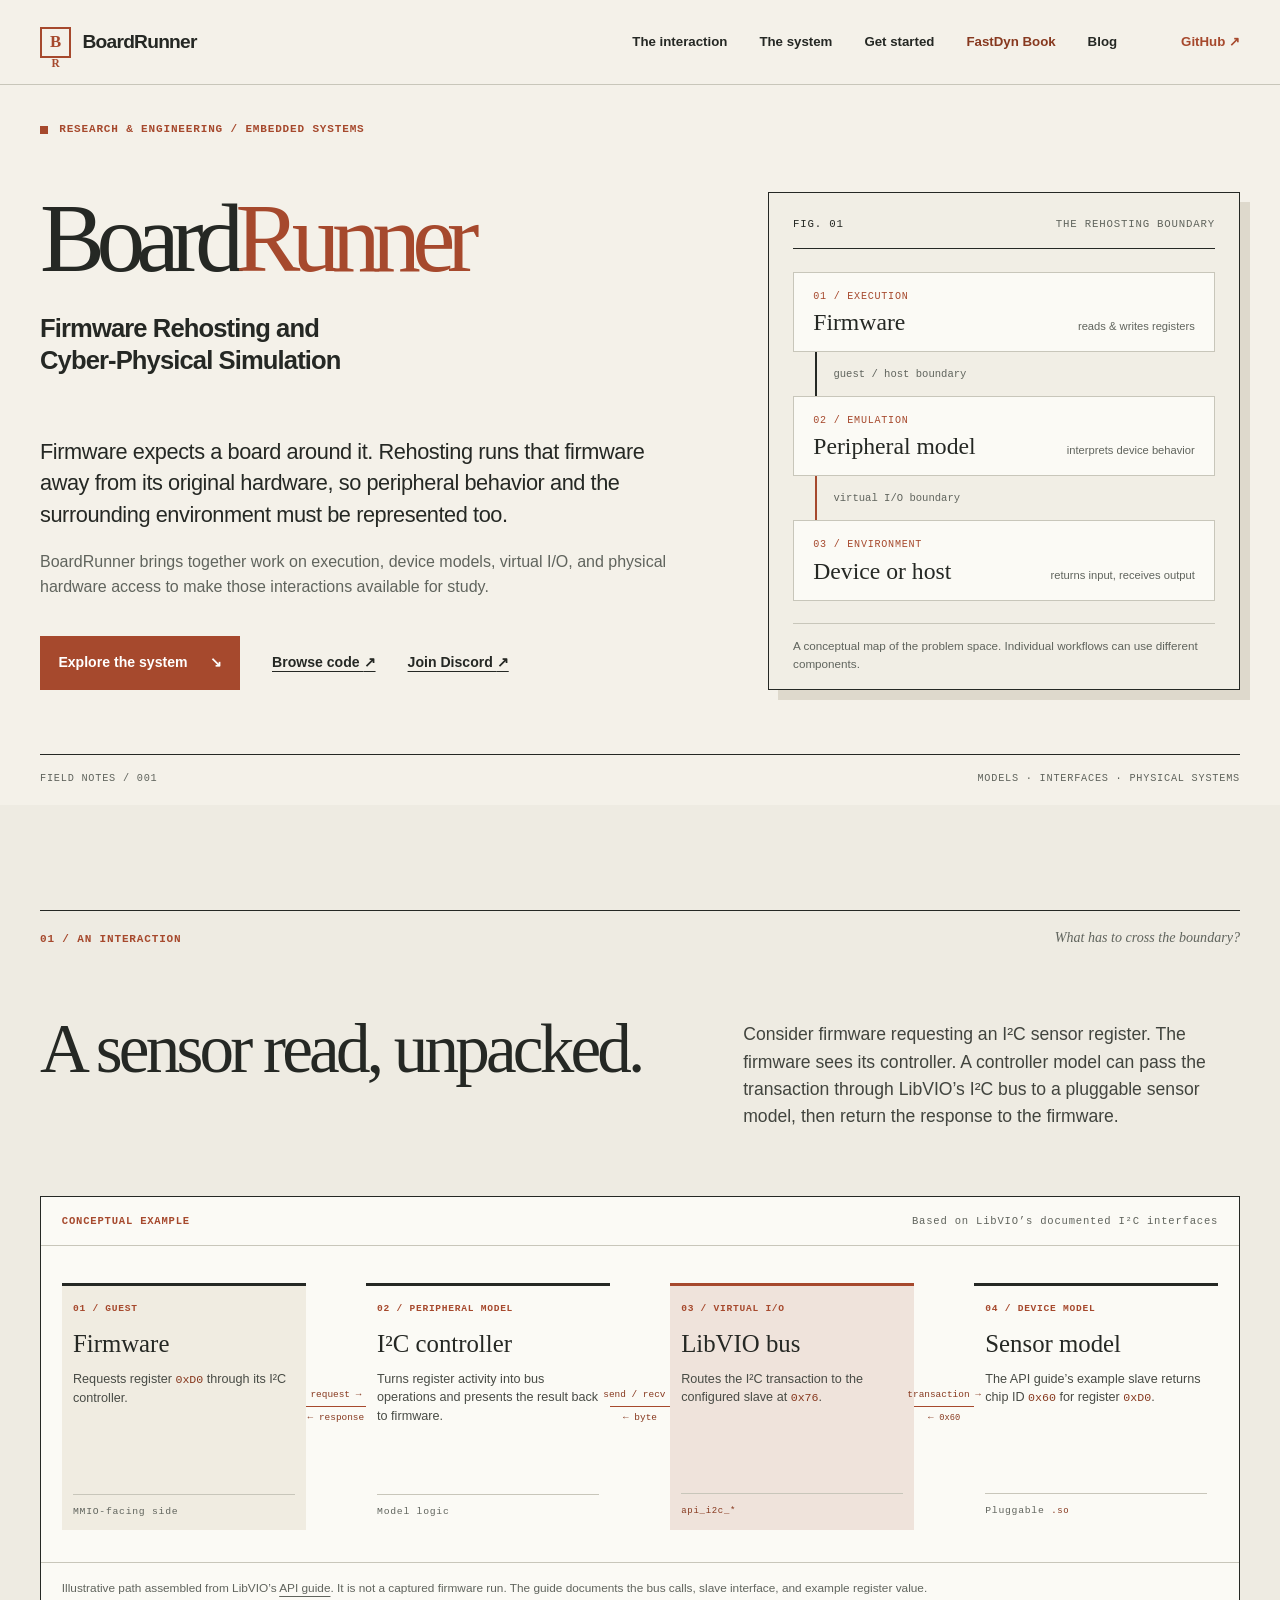
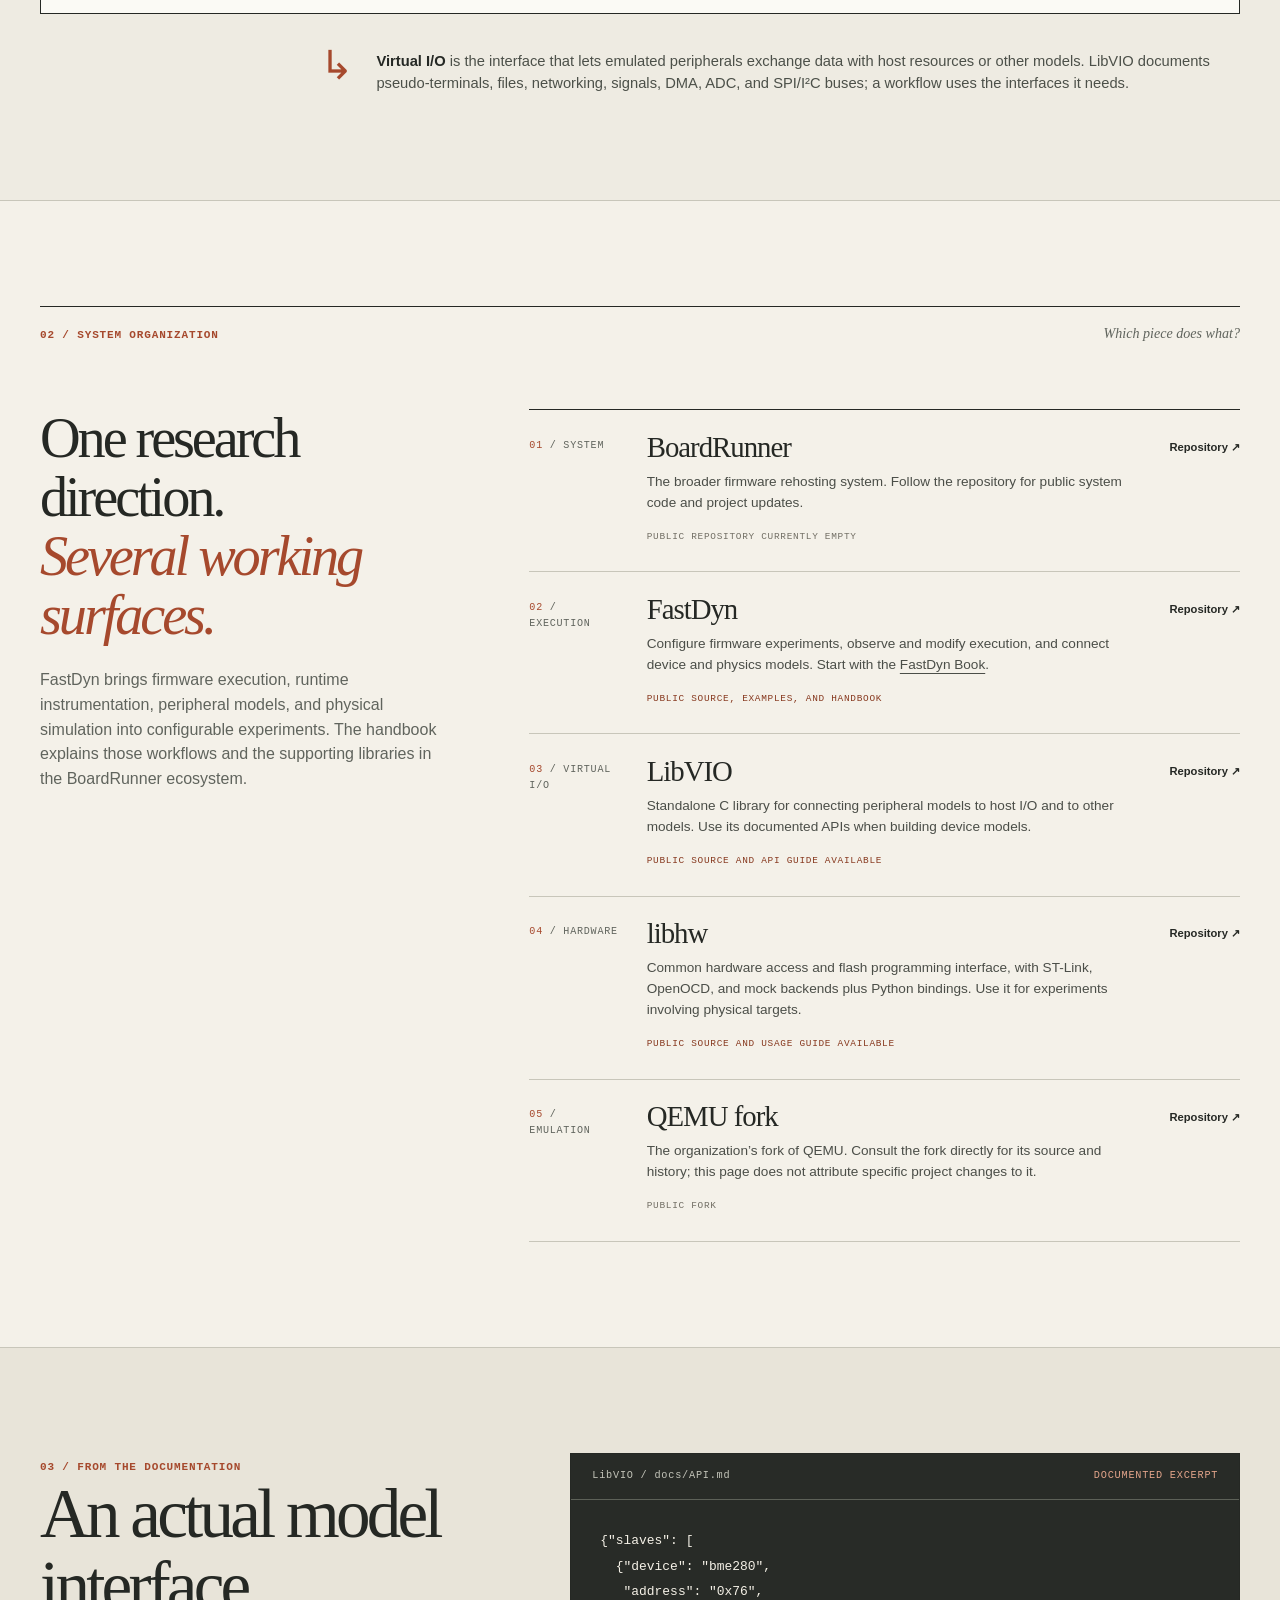
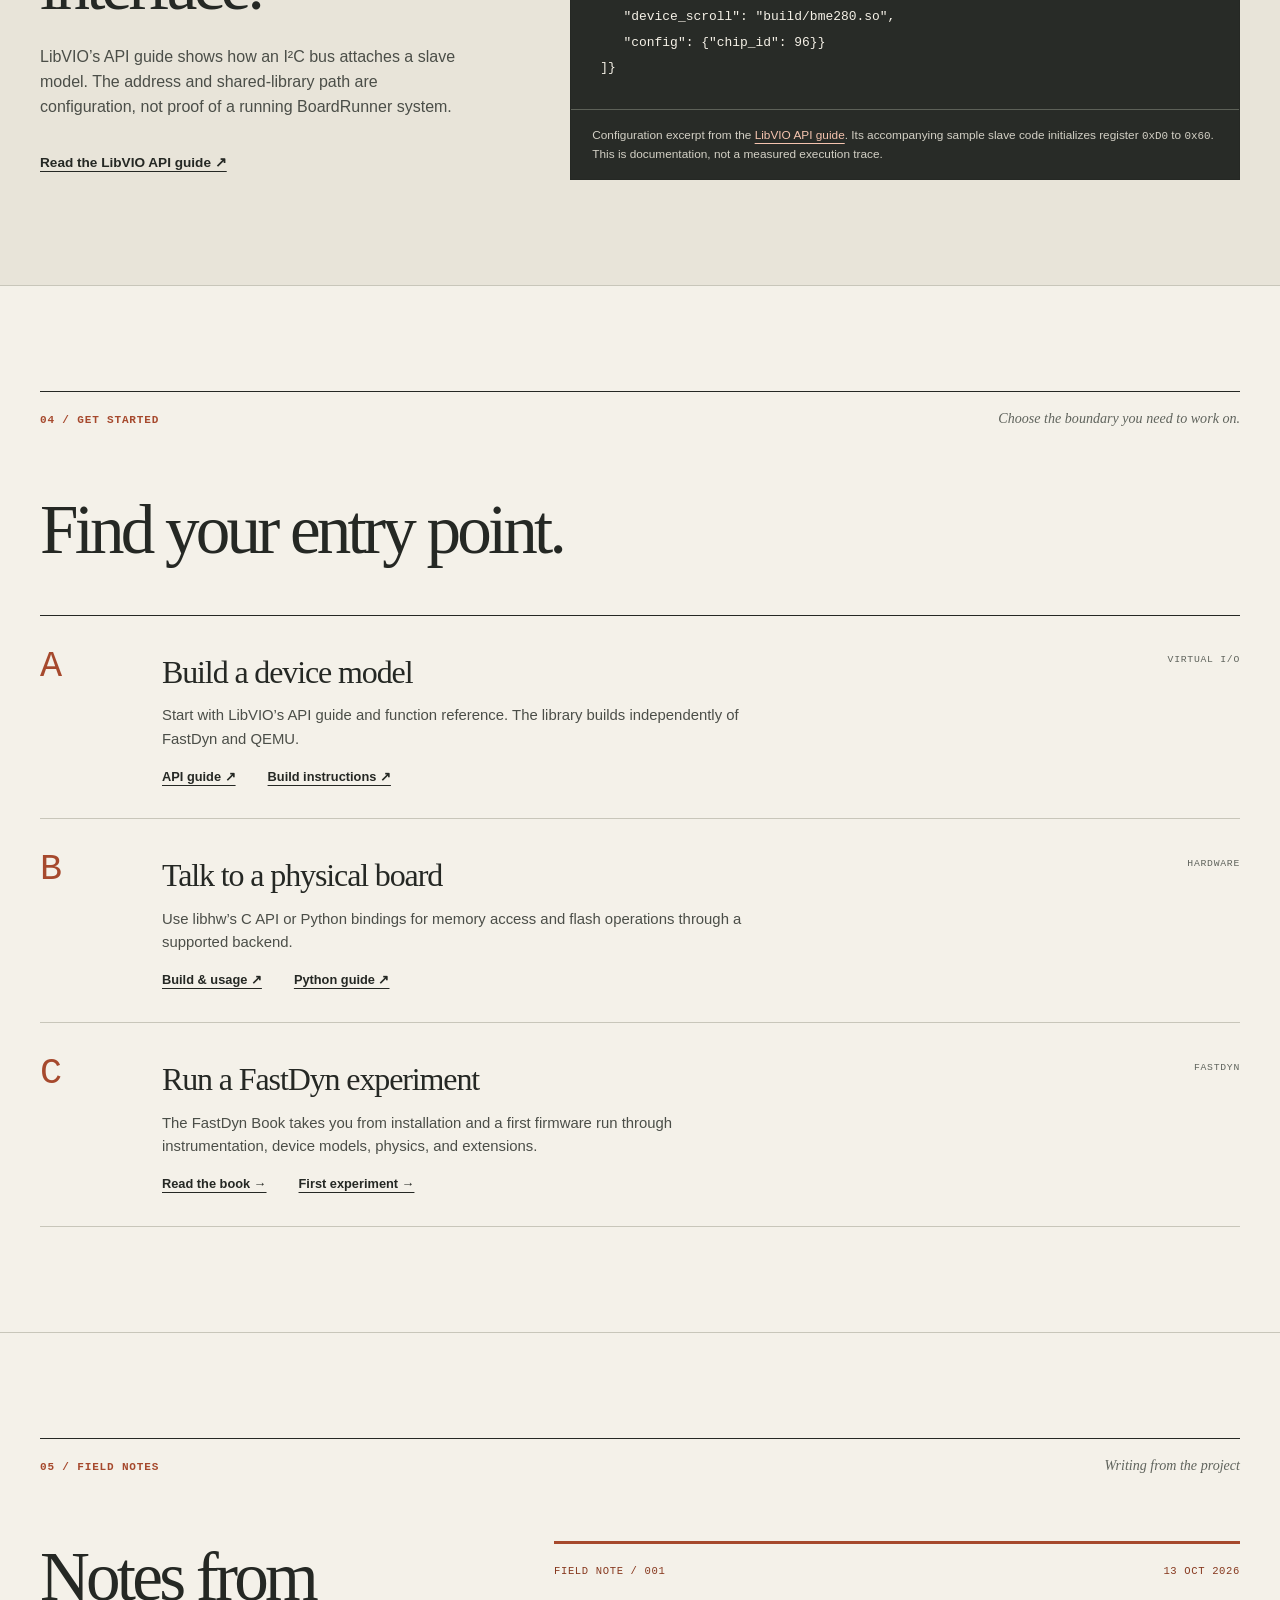
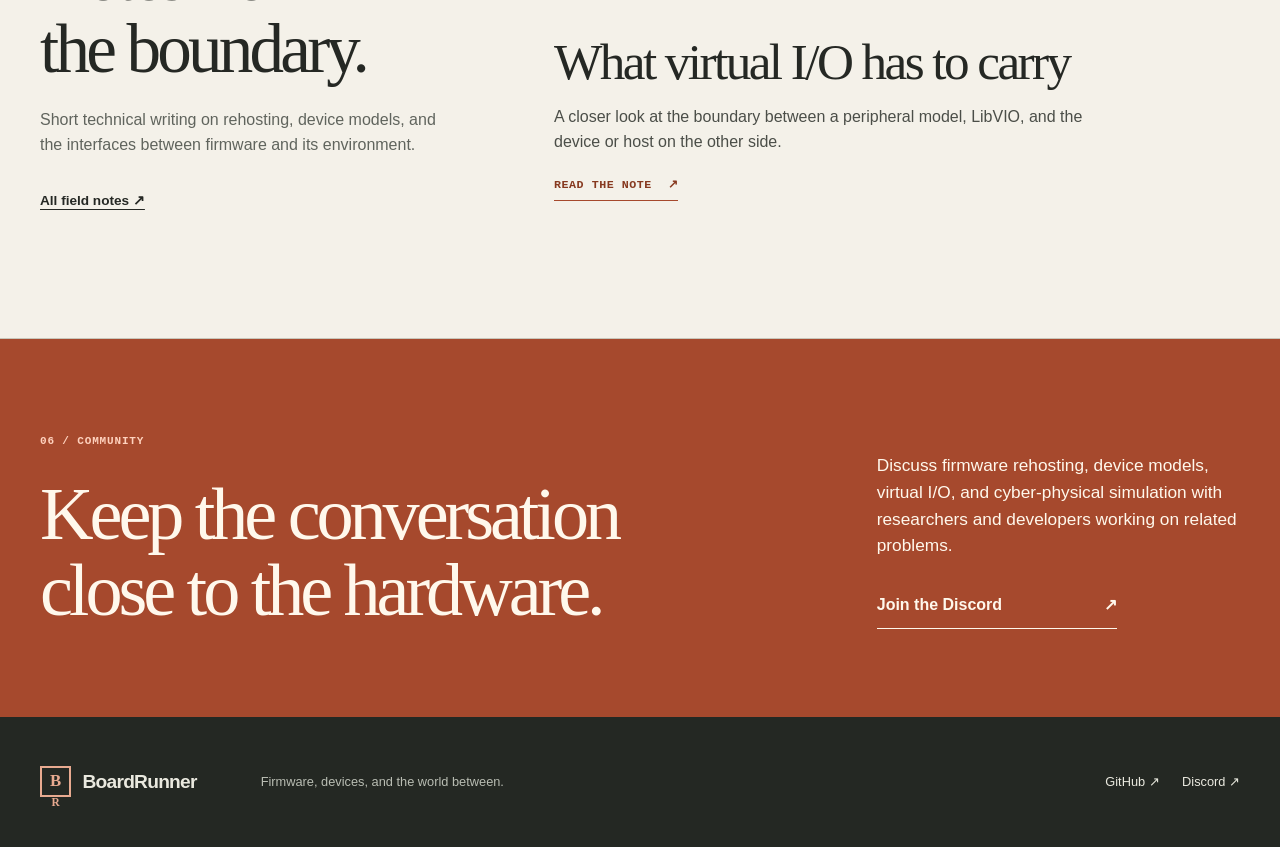
<file: index.html>
<!doctype html>
<html lang="en">
<head>
  <meta charset="utf-8">
  <meta name="viewport" content="width=device-width, initial-scale=1">
  <meta name="color-scheme" content="light">
  <meta name="theme-color" content="#f4f1e9">
  <meta name="description" content="BoardRunner is a research and engineering effort focused on firmware rehosting, virtual I/O, and cyber-physical systems simulation.">
  <title>BoardRunner — Firmware Rehosting and Cyber-Physical Simulation</title>
  <link rel="icon" href="./favicon.svg" type="image/svg+xml">
  <link rel="stylesheet" href="./styles.css">
</head>
<body>
  <a class="skip-link" href="#main">Skip to content</a>
  <header class="site-header">
    <div class="wrap header-inner">
      <a class="wordmark" href="#top" aria-label="BoardRunner, back to top"><span class="wordmark-mark" aria-hidden="true">B<span>R</span></span><span>BoardRunner</span></a>
      <nav aria-label="Main navigation"><a href="#interaction">The interaction</a><a href="#system">The system</a><a href="#start">Get started</a><a class="book-tab" href="./fastdyn/">FastDyn Book</a><a href="./blog/">Blog</a></nav>
      <a class="header-github" href="https://github.com/boardrunner2049">GitHub <span aria-hidden="true">↗</span></a>
    </div>
  </header>
  <main id="main">
    <section class="hero wrap" id="top" aria-labelledby="hero-title">
      <div class="hero-kicker"><span class="line-dot" aria-hidden="true"></span> Research &amp; engineering / embedded systems</div>
      <div class="hero-grid">
        <div class="hero-copy">
          <h1 id="hero-title">Board<span>Runner</span><small>Firmware Rehosting and<br>Cyber-Physical Simulation</small></h1>
          <p class="lead">Firmware expects a board around it. Rehosting runs that firmware away from its original hardware, so peripheral behavior and the surrounding environment must be represented too.</p>
          <p class="hero-secondary">BoardRunner brings together work on execution, device models, virtual I/O, and physical hardware access to make those interactions available for study.</p>
          <div class="hero-actions"><a class="primary-link" href="#interaction">Explore the system <span aria-hidden="true">↘</span></a><a href="https://github.com/boardrunner2049">Browse code <span aria-hidden="true">↗</span></a><a href="https://discord.gg/wYFbUQT5y">Join Discord <span aria-hidden="true">↗</span></a></div>
        </div>
        <div class="hero-figure" role="img" aria-label="Conceptual map: firmware interacts with a peripheral model, which exchanges data with a device or host through virtual I/O.">
          <div class="figure-index">FIG. 01 <span>THE REHOSTING BOUNDARY</span></div>
          <div class="hero-schema">
            <div class="schema-entry"><span class="schema-num">01 / EXECUTION</span><strong>Firmware</strong><span>reads &amp; writes registers</span></div>
            <div class="schema-connector"><span>guest / host boundary</span></div>
            <div class="schema-entry"><span class="schema-num">02 / EMULATION</span><strong>Peripheral model</strong><span>interprets device behavior</span></div>
            <div class="schema-connector accent"><span>virtual I/O boundary</span></div>
            <div class="schema-entry"><span class="schema-num">03 / ENVIRONMENT</span><strong>Device or host</strong><span>returns input, receives output</span></div>
          </div>
          <p class="figure-caption">A conceptual map of the problem space. Individual workflows can use different components.</p>
        </div>
      </div>
      <div class="hero-footer"><span>FIELD NOTES / 001</span><span>MODELS · INTERFACES · PHYSICAL SYSTEMS</span></div>
    </section>
    <section class="section interaction" id="interaction" aria-labelledby="interaction-title">
      <div class="wrap">
        <div class="section-head"><span class="eyebrow">01 / AN INTERACTION</span><p>What has to cross the boundary?</p></div>
        <div class="section-intro"><h2 id="interaction-title">A sensor read, unpacked.</h2><p>Consider firmware requesting an I²C sensor register. The firmware sees its controller. A controller model can pass the transaction through LibVIO’s I²C bus to a pluggable sensor model, then return the response to the firmware.</p></div>
        <figure class="interaction-figure">
          <div class="figure-topline"><span>CONCEPTUAL EXAMPLE</span><span>Based on LibVIO’s documented I²C interfaces</span></div>
          <p class="flow-mobile-key">Request: firmware → controller → LibVIO → sensor<br>Response: sensor → LibVIO → controller → firmware</p>
          <div class="flow" role="img" aria-label="Conceptual I2C read: firmware requests register 0xD0; an I2C controller model passes bus operations through LibVIO to an example sensor model at address 0x76; the example model returns chip ID 0x60; the controller makes the result available to firmware.">
            <div class="flow-node flow-firmware"><span class="node-number">01 / GUEST</span><strong>Firmware</strong><p>Requests register <code>0xD0</code> through its I²C controller.</p><span class="node-foot">MMIO-facing side</span></div>
            <div class="flow-arrow"><span>request →</span><i aria-hidden="true"></i><span>← response</span></div>
            <div class="flow-node"><span class="node-number">02 / PERIPHERAL MODEL</span><strong>I²C controller</strong><p>Turns register activity into bus operations and presents the result back to firmware.</p><span class="node-foot">Model logic</span></div>
            <div class="flow-arrow"><span>send / recv →</span><i aria-hidden="true"></i><span>← byte</span></div>
            <div class="flow-node flow-vio"><span class="node-number">03 / VIRTUAL I/O</span><strong>LibVIO bus</strong><p>Routes the I²C transaction to the configured slave at <code>0x76</code>.</p><span class="node-foot"><code>api_i2c_*</code></span></div>
            <div class="flow-arrow"><span>transaction →</span><i aria-hidden="true"></i><span>← <code>0x60</code></span></div>
            <div class="flow-node"><span class="node-number">04 / DEVICE MODEL</span><strong>Sensor model</strong><p>The API guide’s example slave returns chip ID <code>0x60</code> for register <code>0xD0</code>.</p><span class="node-foot">Pluggable <code>.so</code></span></div>
          </div>
          <figcaption>Illustrative path assembled from LibVIO’s <a href="https://github.com/boardrunner2049/LibVIO/blob/main/docs/API.md">API guide</a>. It is not a captured firmware run. The guide documents the bus calls, slave interface, and example register value.</figcaption>
        </figure>
        <div class="aside-note"><span aria-hidden="true">↳</span><p><strong>Virtual I/O</strong> is the interface that lets emulated peripherals exchange data with host resources or other models. LibVIO documents pseudo-terminals, files, networking, signals, DMA, ADC, and SPI/I²C buses; a workflow uses the interfaces it needs.</p></div>
      </div>
    </section>
    <section class="section system" id="system" aria-labelledby="system-title">
      <div class="wrap">
        <div class="section-head"><span class="eyebrow">02 / SYSTEM ORGANIZATION</span><p>Which piece does what?</p></div>
        <div class="system-layout">
          <div class="system-heading"><h2 id="system-title">One research direction.<br><em>Several working surfaces.</em></h2><p>FastDyn brings firmware execution, runtime instrumentation, peripheral models, and physical simulation into configurable experiments. The handbook explains those workflows and the supporting libraries in the BoardRunner ecosystem.</p></div>
          <div class="component-list">
            <article class="component"><div class="component-id">01 <span>/ SYSTEM</span></div><div><h3>BoardRunner</h3><p>The broader firmware rehosting system. Follow the repository for public system code and project updates.</p><span class="availability">Public repository currently empty</span></div><a href="https://github.com/boardrunner2049/BoardRunner" aria-label="BoardRunner repository">Repository ↗</a></article>
            <article class="component"><div class="component-id">02 <span>/ EXECUTION</span></div><div><h3>FastDyn</h3><p>Configure firmware experiments, observe and modify execution, and connect device and physics models. Start with the <a href="./fastdyn/">FastDyn Book</a>.</p><span class="availability available">Public source, examples, and handbook</span></div><a href="https://github.com/boardrunner2049/FastDyn" aria-label="FastDyn repository">Repository ↗</a></article>
            <article class="component"><div class="component-id">03 <span>/ VIRTUAL I/O</span></div><div><h3>LibVIO</h3><p>Standalone C library for connecting peripheral models to host I/O and to other models. Use its documented APIs when building device models.</p><span class="availability available">Public source and API guide available</span></div><a href="https://github.com/boardrunner2049/LibVIO" aria-label="LibVIO repository">Repository ↗</a></article>
            <article class="component"><div class="component-id">04 <span>/ HARDWARE</span></div><div><h3>libhw</h3><p>Common hardware access and flash programming interface, with ST-Link, OpenOCD, and mock backends plus Python bindings. Use it for experiments involving physical targets.</p><span class="availability available">Public source and usage guide available</span></div><a href="https://github.com/boardrunner2049/libhw" aria-label="libhw repository">Repository ↗</a></article>
            <article class="component"><div class="component-id">05 <span>/ EMULATION</span></div><div><h3>QEMU fork</h3><p>The organization’s fork of QEMU. Consult the fork directly for its source and history; this page does not attribute specific project changes to it.</p><span class="availability">Public fork</span></div><a href="https://github.com/boardrunner2049/qemu" aria-label="QEMU fork repository">Repository ↗</a></article>
          </div>
        </div>
      </div>
    </section>
    <section class="section evidence" aria-labelledby="evidence-title">
      <div class="wrap evidence-grid">
        <div><span class="eyebrow">03 / FROM THE DOCUMENTATION</span><h2 id="evidence-title">An actual model interface.</h2><p>LibVIO’s API guide shows how an I²C bus attaches a slave model. The address and shared-library path are configuration, not proof of a running BoardRunner system.</p><a class="text-link" href="https://github.com/boardrunner2049/LibVIO/blob/main/docs/API.md">Read the LibVIO API guide ↗</a></div>
        <figure class="code-figure"><div class="code-header"><span>LibVIO / docs/API.md</span><span>DOCUMENTED EXCERPT</span></div><pre><code>{"slaves": [
  {"device": "bme280",
   "address": "0x76",
   "device_scroll": "build/bme280.so",
   "config": {"chip_id": 96}}
]}</code></pre><figcaption>Configuration excerpt from the <a href="https://github.com/boardrunner2049/LibVIO/blob/main/docs/API.md">LibVIO API guide</a>. Its accompanying sample slave code initializes register <code>0xD0</code> to <code>0x60</code>. This is documentation, not a measured execution trace.</figcaption></figure>
      </div>
    </section>
    <section class="section start" id="start" aria-labelledby="start-title">
      <div class="wrap">
        <div class="section-head"><span class="eyebrow">04 / GET STARTED</span><p>Choose the boundary you need to work on.</p></div>
        <h2 id="start-title">Find your entry point.</h2>
        <div class="start-list">
          <article><span class="start-num">A</span><div><h3>Build a device model</h3><p>Start with LibVIO’s API guide and function reference. The library builds independently of FastDyn and QEMU.</p><div class="start-links"><a href="https://github.com/boardrunner2049/LibVIO/blob/main/docs/API.md">API guide ↗</a><a href="https://github.com/boardrunner2049/LibVIO/blob/main/README.md#build">Build instructions ↗</a></div></div><span class="start-tag">VIRTUAL I/O</span></article>
          <article><span class="start-num">B</span><div><h3>Talk to a physical board</h3><p>Use libhw’s C API or Python bindings for memory access and flash operations through a supported backend.</p><div class="start-links"><a href="https://github.com/boardrunner2049/libhw/blob/main/README.md#building-the-project">Build &amp; usage ↗</a><a href="https://github.com/boardrunner2049/libhw/blob/main/utils/python/README.md">Python guide ↗</a></div></div><span class="start-tag">HARDWARE</span></article>
          <article><span class="start-num">C</span><div><h3>Run a FastDyn experiment</h3><p>The FastDyn Book takes you from installation and a first firmware run through instrumentation, device models, physics, and extensions.</p><div class="start-links"><a href="./fastdyn/">Read the book →</a><a href="./fastdyn/getting-started/first-run.html">First experiment →</a></div></div><span class="start-tag">FASTDYN</span></article>
        </div>
      </div>
    </section>
    <section class="section home-blog" aria-labelledby="home-blog-title"><div class="wrap">
      <div class="section-head"><span class="eyebrow">05 / FIELD NOTES</span><p>Writing from the project</p></div>
      <div class="home-blog-layout"><div><h2 id="home-blog-title">Notes from<br>the boundary.</h2><p>Short technical writing on rehosting, device models, and the interfaces between firmware and its environment.</p><a class="text-link" href="./blog/">All field notes ↗</a></div>
        <article class="home-blog-post"><div class="post-meta"><span>FIELD NOTE / 001</span><time datetime="2026-10-13">13 OCT 2026</time></div><h3><a href="./blog/virtual-io-at-the-boundary/">What virtual I/O has to carry</a></h3><p>A closer look at the boundary between a peripheral model, LibVIO, and the device or host on the other side.</p><a class="read-link" href="./blog/virtual-io-at-the-boundary/">Read the note <span aria-hidden="true">↗</span></a></article>
      </div>
    </div></section>
    <section class="community" aria-labelledby="community-title"><div class="wrap community-layout"><div><span class="eyebrow">06 / COMMUNITY</span><h2 id="community-title">Keep the conversation<br>close to the hardware.</h2></div><div><p>Discuss firmware rehosting, device models, virtual I/O, and cyber-physical simulation with researchers and developers working on related problems.</p><a class="community-link" href="https://discord.gg/wYFbUQT5y">Join the Discord <span aria-hidden="true">↗</span></a></div></div></section>
  </main>
  <footer class="site-footer"><div class="wrap footer-inner"><a class="wordmark footer-mark" href="#top"><span class="wordmark-mark" aria-hidden="true">B<span>R</span></span><span>BoardRunner</span></a><p>Firmware, devices, and the world between.</p><div><a href="https://github.com/boardrunner2049">GitHub ↗</a><a href="https://discord.gg/wYFbUQT5y">Discord ↗</a></div></div></footer>
</body>
</html>
</file>
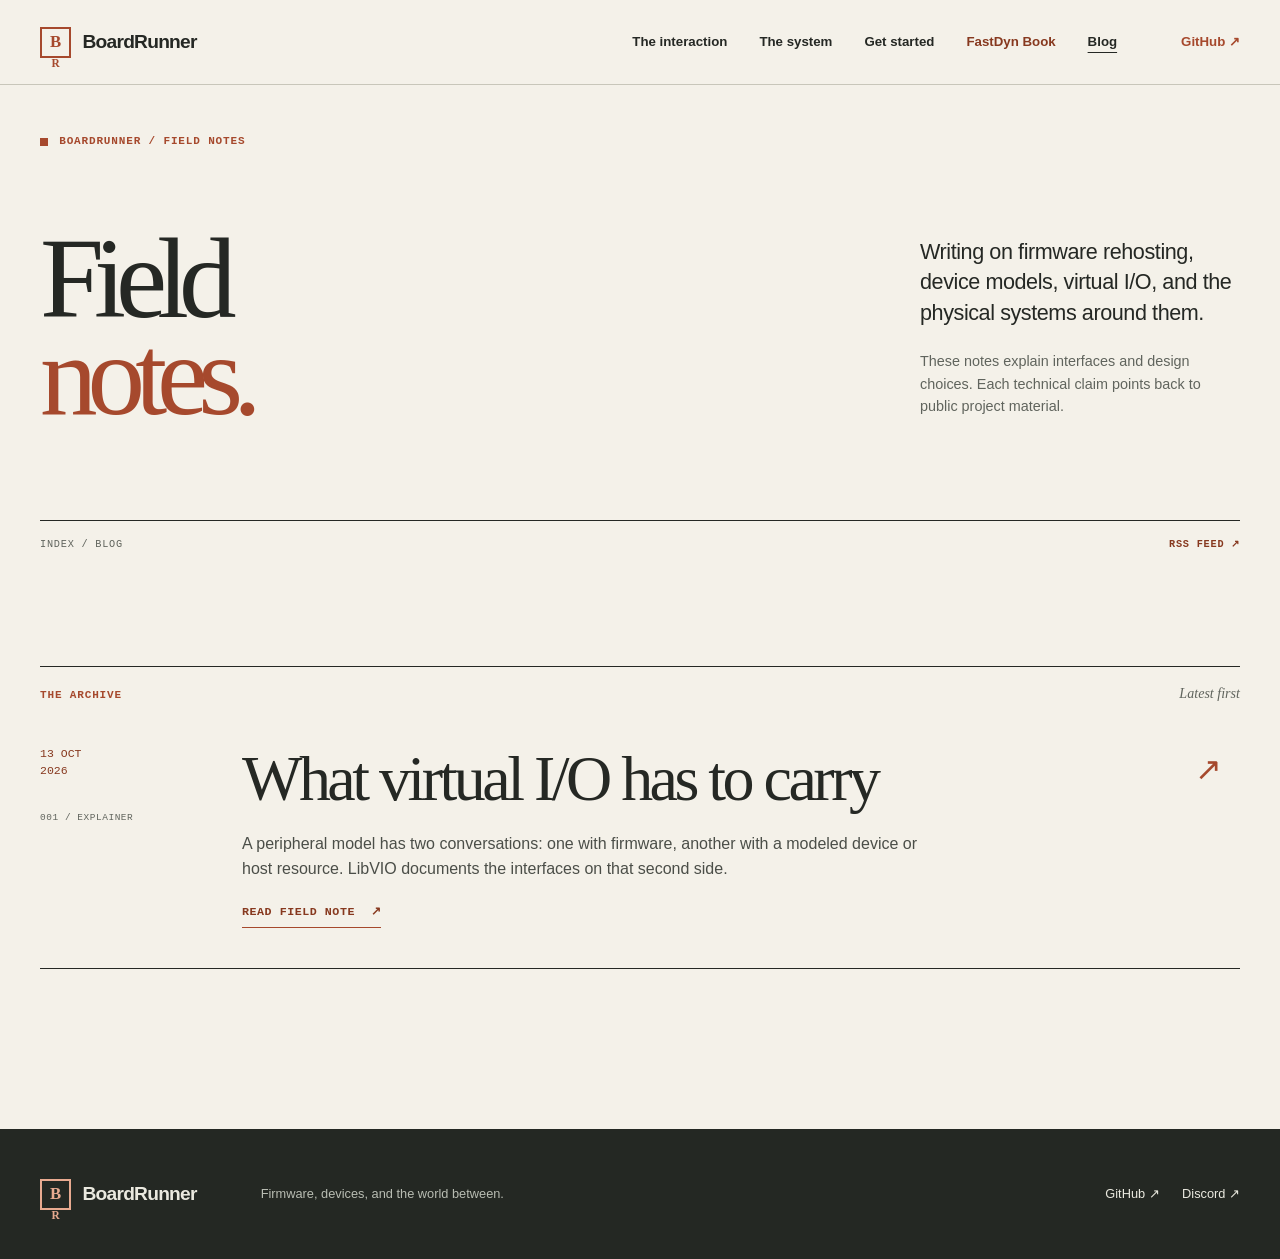
<file: blog/index.html>
<!doctype html>
<html lang="en">
<head>
  <meta charset="utf-8">
  <meta name="viewport" content="width=device-width, initial-scale=1">
  <meta name="color-scheme" content="light">
  <meta name="theme-color" content="#f4f1e9">
  <meta name="description" content="BoardRunner field notes on firmware rehosting, peripheral models, virtual I/O, and cyber-physical systems simulation.">
  <title>Field Notes — BoardRunner Blog</title>
  <link rel="icon" href="../favicon.svg" type="image/svg+xml">
  <link rel="stylesheet" href="../styles.css">
  <link rel="alternate" type="application/rss+xml" title="BoardRunner Field Notes" href="./feed.xml">
</head>
<body>
  <a class="skip-link" href="#main">Skip to content</a>
  <header class="site-header"><div class="wrap header-inner">
    <a class="wordmark" href="../" aria-label="BoardRunner home"><span class="wordmark-mark" aria-hidden="true">B<span>R</span></span><span>BoardRunner</span></a>
    <nav aria-label="Main navigation"><a href="../#interaction">The interaction</a><a href="../#system">The system</a><a href="../#start">Get started</a><a class="book-tab" href="../fastdyn/">FastDyn Book</a><a href="./" aria-current="page">Blog</a></nav>
    <a class="header-github" href="https://github.com/boardrunner2049">GitHub <span aria-hidden="true">↗</span></a>
  </div></header>
  <main id="main" class="blog-main">
    <div class="wrap">
      <div class="blog-masthead">
        <div class="hero-kicker"><span class="line-dot" aria-hidden="true"></span> BoardRunner / field notes</div>
        <div class="blog-masthead-grid"><h1>Field<br><span>notes.</span></h1><div><p>Writing on firmware rehosting, device models, virtual I/O, and the physical systems around them.</p><p>These notes explain interfaces and design choices. Each technical claim points back to public project material.</p></div></div>
        <div class="hero-footer"><span>INDEX / BLOG</span><span><a href="./feed.xml">RSS FEED ↗</a></span></div>
      </div>
      <section class="blog-archive" aria-labelledby="archive-title">
        <div class="section-head"><span class="eyebrow">THE ARCHIVE</span><p id="archive-title">Latest first</p></div>
        <article class="archive-entry">
          <div class="archive-date"><time datetime="2026-10-13">13 OCT<br>2026</time><span>001 / EXPLAINER</span></div>
          <div><h2><a href="./virtual-io-at-the-boundary/">What virtual I/O has to carry</a></h2><p>A peripheral model has two conversations: one with firmware, another with a modeled device or host resource. LibVIO documents the interfaces on that second side.</p><a class="read-link" href="./virtual-io-at-the-boundary/">Read field note <span aria-hidden="true">↗</span></a></div>
          <span class="archive-mark" aria-hidden="true">↗</span>
        </article>
      </section>
    </div>
  </main>
  <footer class="site-footer"><div class="wrap footer-inner"><a class="wordmark footer-mark" href="../"><span class="wordmark-mark" aria-hidden="true">B<span>R</span></span><span>BoardRunner</span></a><p>Firmware, devices, and the world between.</p><div><a href="https://github.com/boardrunner2049">GitHub ↗</a><a href="https://discord.gg/wYFbUQT5y">Discord ↗</a></div></div></footer>
</body>
</html>
</file>
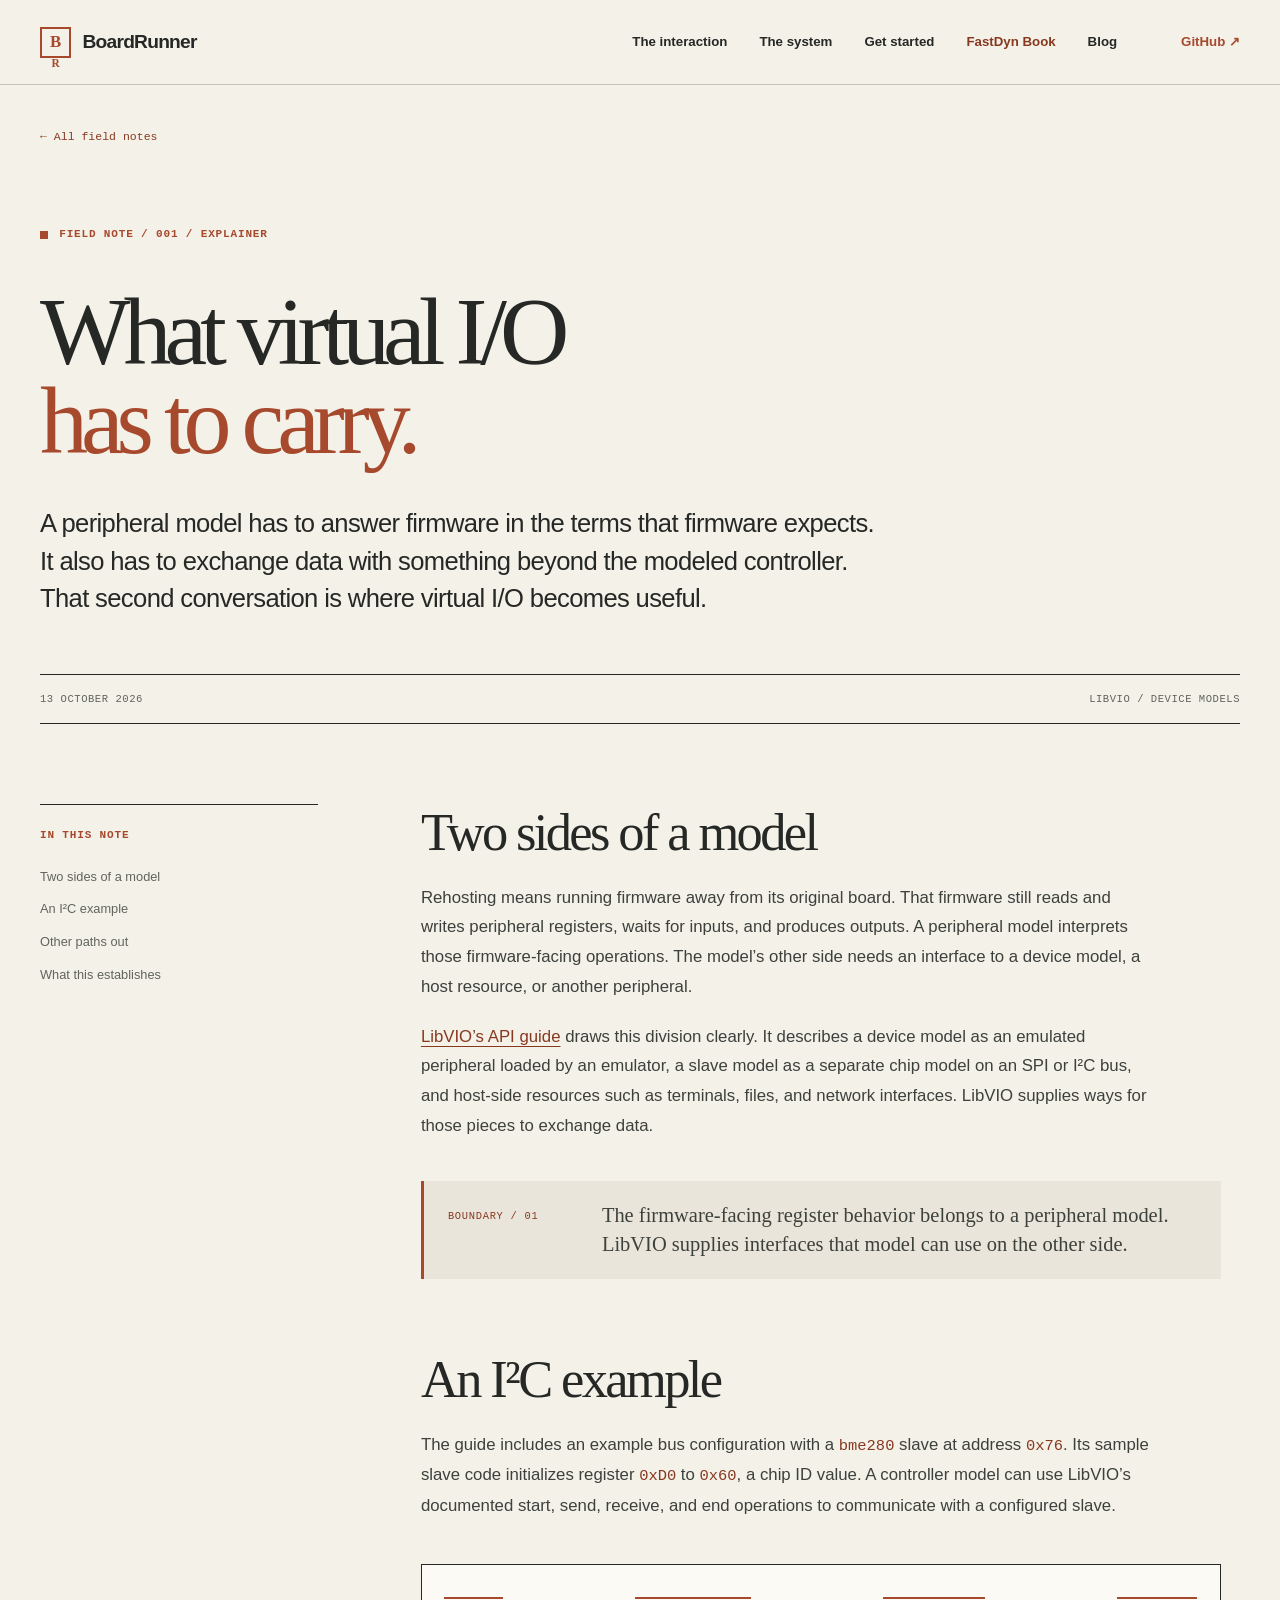
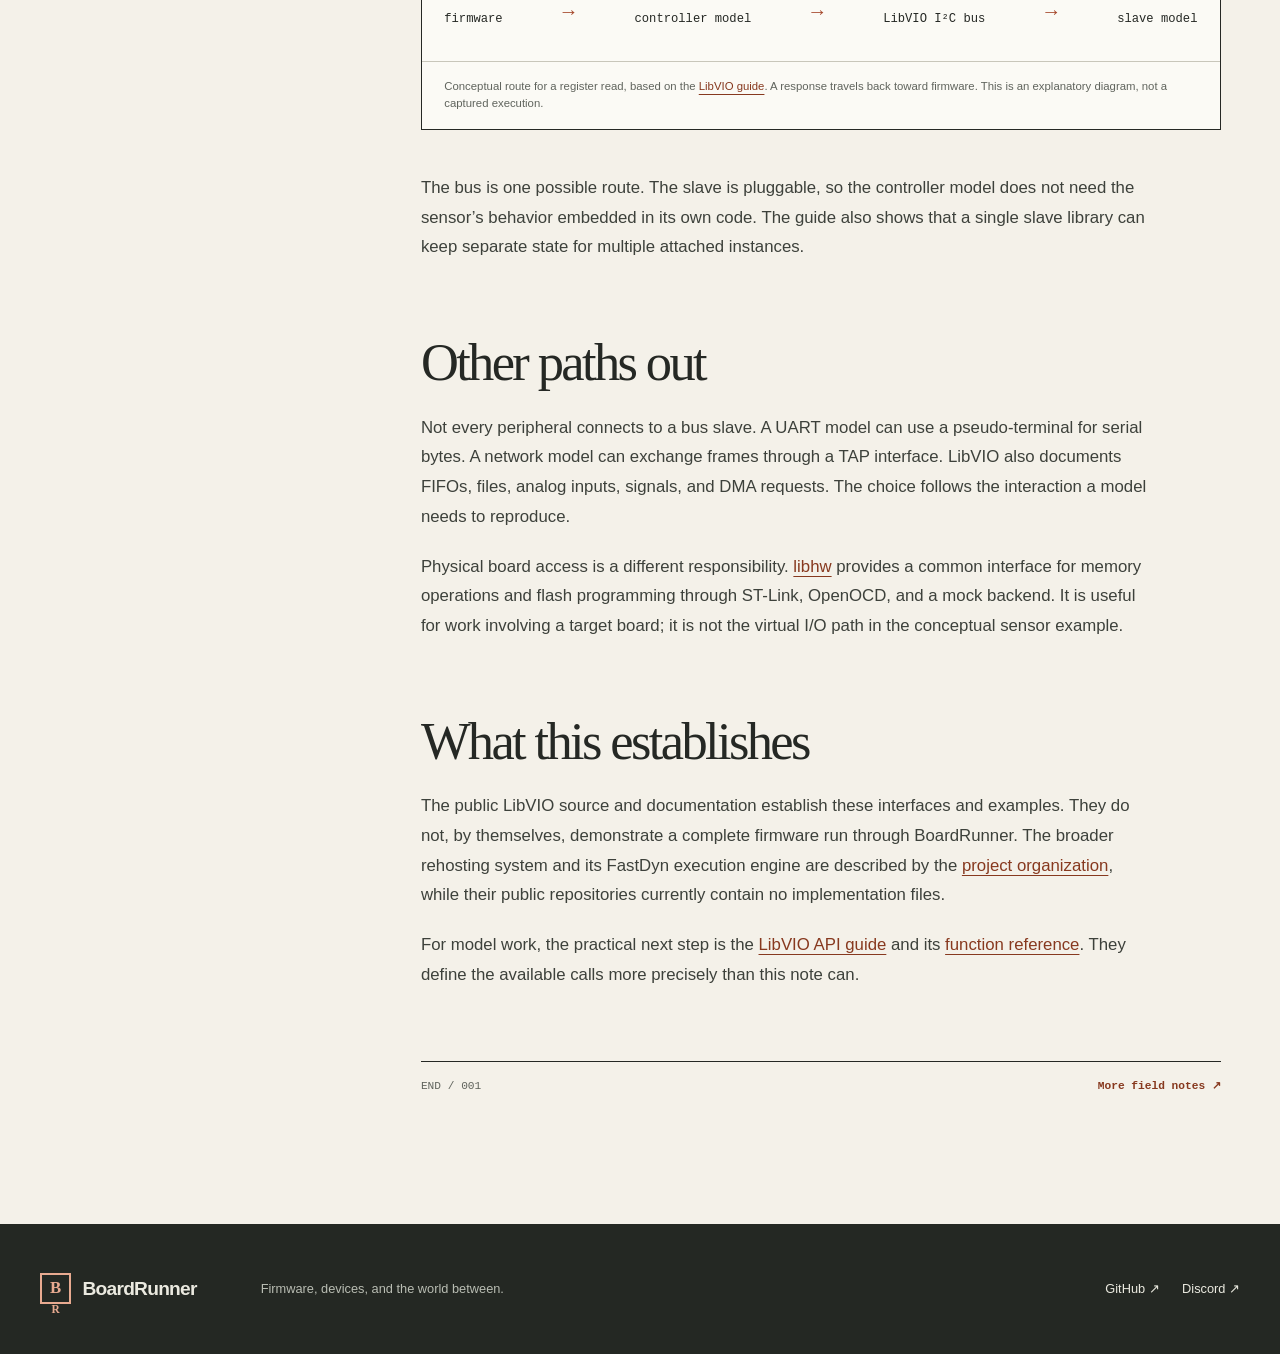
<file: blog/virtual-io-at-the-boundary/index.html>
<!doctype html>
<html lang="en">
<head>
  <meta charset="utf-8">
  <meta name="viewport" content="width=device-width, initial-scale=1">
  <meta name="color-scheme" content="light">
  <meta name="theme-color" content="#f4f1e9">
  <meta name="description" content="A BoardRunner field note on the boundary between firmware, peripheral models, LibVIO, and the world beyond an emulated board.">
  <title>What virtual I/O has to carry — BoardRunner Field Notes</title>
  <link rel="icon" href="../../favicon.svg" type="image/svg+xml">
  <link rel="stylesheet" href="../../styles.css">
  <link rel="alternate" type="application/rss+xml" title="BoardRunner Field Notes" href="../feed.xml">
</head>
<body>
  <a class="skip-link" href="#main">Skip to content</a>
  <header class="site-header"><div class="wrap header-inner">
    <a class="wordmark" href="../../" aria-label="BoardRunner home"><span class="wordmark-mark" aria-hidden="true">B<span>R</span></span><span>BoardRunner</span></a>
    <nav aria-label="Main navigation"><a href="../../#interaction">The interaction</a><a href="../../#system">The system</a><a href="../../#start">Get started</a><a class="book-tab" href="../../fastdyn/">FastDyn Book</a><a href="../">Blog</a></nav>
    <a class="header-github" href="https://github.com/boardrunner2049">GitHub <span aria-hidden="true">↗</span></a>
  </div></header>
  <main id="main">
    <article class="blog-article">
      <header class="article-header wrap">
        <a class="back-link" href="../">← All field notes</a>
        <div class="hero-kicker"><span class="line-dot" aria-hidden="true"></span> Field note / 001 / explainer</div>
        <h1>What virtual I/O<br><span>has to carry.</span></h1>
        <p class="article-deck">A peripheral model has to answer firmware in the terms that firmware expects. It also has to exchange data with something beyond the modeled controller. That second conversation is where virtual I/O becomes useful.</p>
        <div class="article-meta"><time datetime="2026-10-13">13 October 2026</time><span>LIBVIO / DEVICE MODELS</span></div>
      </header>
      <div class="article-body wrap">
        <aside class="article-aside" aria-label="In this note"><span class="eyebrow">IN THIS NOTE</span><nav aria-label="Article sections"><a href="#two-sides">Two sides of a model</a><a href="#bus-example">An I²C example</a><a href="#other-paths">Other paths out</a><a href="#scope">What this establishes</a></nav></aside>
        <div class="article-content">
          <section id="two-sides" aria-labelledby="two-sides-title">
            <h2 id="two-sides-title">Two sides of a model</h2>
            <p>Rehosting means running firmware away from its original board. That firmware still reads and writes peripheral registers, waits for inputs, and produces outputs. A peripheral model interprets those firmware-facing operations. The model’s other side needs an interface to a device model, a host resource, or another peripheral.</p>
            <p><a href="https://github.com/boardrunner2049/LibVIO/blob/main/docs/API.md">LibVIO’s API guide</a> draws this division clearly. It describes a device model as an emulated peripheral loaded by an emulator, a slave model as a separate chip model on an SPI or I²C bus, and host-side resources such as terminals, files, and network interfaces. LibVIO supplies ways for those pieces to exchange data.</p>
            <div class="article-callout"><span>BOUNDARY / 01</span><p>The firmware-facing register behavior belongs to a peripheral model. LibVIO supplies interfaces that model can use on the other side.</p></div>
          </section>
          <section id="bus-example" aria-labelledby="bus-example-title">
            <h2 id="bus-example-title">An I²C example</h2>
            <p>The guide includes an example bus configuration with a <code>bme280</code> slave at address <code>0x76</code>. Its sample slave code initializes register <code>0xD0</code> to <code>0x60</code>, a chip ID value. A controller model can use LibVIO’s documented start, send, receive, and end operations to communicate with a configured slave.</p>
            <figure class="article-diagram"><div class="article-path"><span>firmware</span><b>→</b><span>controller model</span><b>→</b><span>LibVIO I²C bus</span><b>→</b><span>slave model</span></div><figcaption>Conceptual route for a register read, based on the <a href="https://github.com/boardrunner2049/LibVIO/blob/main/docs/API.md">LibVIO guide</a>. A response travels back toward firmware. This is an explanatory diagram, not a captured execution.</figcaption></figure>
            <p>The bus is one possible route. The slave is pluggable, so the controller model does not need the sensor’s behavior embedded in its own code. The guide also shows that a single slave library can keep separate state for multiple attached instances.</p>
          </section>
          <section id="other-paths" aria-labelledby="other-paths-title">
            <h2 id="other-paths-title">Other paths out</h2>
            <p>Not every peripheral connects to a bus slave. A UART model can use a pseudo-terminal for serial bytes. A network model can exchange frames through a TAP interface. LibVIO also documents FIFOs, files, analog inputs, signals, and DMA requests. The choice follows the interaction a model needs to reproduce.</p>
            <p>Physical board access is a different responsibility. <a href="https://github.com/boardrunner2049/libhw/blob/main/README.md">libhw</a> provides a common interface for memory operations and flash programming through ST-Link, OpenOCD, and a mock backend. It is useful for work involving a target board; it is not the virtual I/O path in the conceptual sensor example.</p>
          </section>
          <section id="scope" aria-labelledby="scope-title">
            <h2 id="scope-title">What this establishes</h2>
            <p>The public LibVIO source and documentation establish these interfaces and examples. They do not, by themselves, demonstrate a complete firmware run through BoardRunner. The broader rehosting system and its FastDyn execution engine are described by the <a href="https://github.com/boardrunner2049">project organization</a>, while their public repositories currently contain no implementation files.</p>
            <p>For model work, the practical next step is the <a href="https://github.com/boardrunner2049/LibVIO/blob/main/docs/API.md">LibVIO API guide</a> and its <a href="https://github.com/boardrunner2049/LibVIO/blob/main/contract/api_reference.md">function reference</a>. They define the available calls more precisely than this note can.</p>
          </section>
          <div class="article-end"><span>END / 001</span><a href="../">More field notes ↗</a></div>
        </div>
      </div>
    </article>
  </main>
  <footer class="site-footer"><div class="wrap footer-inner"><a class="wordmark footer-mark" href="../../"><span class="wordmark-mark" aria-hidden="true">B<span>R</span></span><span>BoardRunner</span></a><p>Firmware, devices, and the world between.</p><div><a href="https://github.com/boardrunner2049">GitHub ↗</a><a href="https://discord.gg/wYFbUQT5y">Discord ↗</a></div></div></footer>
</body>
</html>
</file>
<file: styles.css>
@import url("./site-theme.css");
*{box-sizing:border-box}
html{scroll-behavior:smooth}
body{margin:0;background:var(--paper);color:var(--ink);font-family:var(--font-body);font-size:16px;line-height:1.55}
a{color:inherit;text-decoration-thickness:1px;text-underline-offset:4px}
a:hover{color:var(--accent-dark)}
a:focus-visible{outline:3px solid var(--accent);outline-offset:4px;border-radius:1px}
.skip-link{position:absolute;left:1rem;top:-5rem;z-index:20;padding:.7rem 1rem;background:var(--ink);color:white}
.skip-link:focus{top:1rem}
.wrap{width:min(100% - 80px,1420px);margin-inline:auto}
.site-header{border-bottom:1px solid var(--line)}
.header-inner{min-height:84px;display:flex;align-items:center;gap:2rem}
.wordmark{display:inline-flex;align-items:center;gap:.72rem;text-decoration:none;font-weight:700;letter-spacing:-.04em;font-size:1.2rem;white-space:nowrap}
.wordmark-mark{display:grid;place-items:center;width:31px;height:31px;border:2px solid var(--accent);font-family:Georgia,serif;font-weight:700;color:var(--accent);font-size:1.05rem;letter-spacing:-.2em;padding-right:.18em}
.wordmark-mark span{font-size:.68em;align-self:end;margin-bottom:.25em}
nav{display:flex;gap:clamp(1rem,2.5vw,2.8rem);margin-left:auto}
nav a,.header-github{font-size:.83rem;text-decoration:none;font-weight:700}
.site-header nav{flex-wrap:wrap}
.site-header nav .book-tab{color:var(--accent-dark)}
.site-header nav a[aria-current]{text-decoration:underline;text-underline-offset:6px}
.header-github{margin-left:2rem;color:var(--accent)}
.hero{padding-top:36px}
.hero-kicker,.eyebrow,.hero-footer,.figure-index,.schema-num,.node-number,.node-foot,.component-id,.availability,.start-num,.start-tag,.figure-topline,.code-header{font-family:"SFMono-Regular",Consolas,"Liberation Mono",monospace;letter-spacing:.075em}
.hero-kicker,.eyebrow{font-size:.69rem;font-weight:700;color:var(--accent)}
.hero-kicker{display:flex;align-items:center;gap:.7rem;text-transform:uppercase}
.line-dot{width:8px;height:8px;background:var(--accent);display:inline-block}
.hero-grid{display:grid;grid-template-columns:minmax(0,1.15fr) minmax(380px,.85fr);gap:clamp(3rem,7vw,8rem);align-items:end;padding:54px 0 64px}
h1,h2,h3,p{margin-top:0}
h1,h2,h3{font-family:var(--font-heading);font-weight:400}
h1{font-size:clamp(4.2rem,7.6vw,7rem);letter-spacing:-.087em;line-height:.84;margin-bottom:3.7rem;white-space:nowrap}
h1>span{color:var(--accent)}
h1 small{display:block;margin-top:2.1rem;font-family:"Trebuchet MS",Arial,sans-serif;font-size:clamp(1.08rem,2vw,1.8rem);font-weight:700;letter-spacing:-.035em;line-height:1.23}
.lead{font-size:clamp(1.25rem,1.7vw,1.65rem);line-height:1.46;letter-spacing:-.02em;max-width:710px;margin-bottom:1.2rem}
.hero-secondary{color:var(--muted);max-width:650px;margin-bottom:2.3rem}
.hero-actions{display:flex;flex-wrap:wrap;align-items:center;gap:1.2rem 2rem}
.hero-actions a{font-weight:700;font-size:.88rem}
.hero-actions .primary-link{display:inline-flex;justify-content:space-between;align-items:center;min-width:200px;background:var(--accent);color:white;padding:1rem 1.15rem;text-decoration:none}
.primary-link:hover{background:var(--accent-dark)}
.hero-figure{min-width:0;border:1px solid var(--ink);padding:1.4rem 1.5rem 1rem;background:#f1eee5;box-shadow:10px 10px 0 #ded9cc}
.figure-index{font-size:.67rem;display:flex;justify-content:space-between;gap:1rem;border-bottom:1px solid var(--ink);padding-bottom:1rem}
.figure-index span{color:var(--muted)}
.hero-schema{padding:1.4rem 0}
.schema-entry{display:grid;grid-template-columns:1fr auto;column-gap:1rem;border:1px solid var(--line);background:var(--white);padding:1rem 1.2rem}
.schema-entry .schema-num{grid-column:1/-1;color:var(--accent);font-size:.63rem;margin-bottom:.3rem}
.schema-entry strong{font-family:Georgia,serif;font-weight:400;font-size:1.48rem;line-height:1.1}
.schema-entry>span:last-child{font-size:.7rem;color:var(--muted);align-self:end;text-align:right}
.schema-connector{height:44px;display:flex;align-items:center;gap:1rem;padding-left:1.4rem;font-family:Consolas,monospace;font-size:.66rem;color:var(--muted)}
.schema-connector:before{content:"";height:100%;border-left:2px solid var(--ink)}
.schema-connector.accent:before{border-color:var(--accent)}
.figure-caption{font-size:.73rem;color:var(--muted);border-top:1px solid var(--line);padding-top:.8rem;margin:0}
.hero-footer{display:flex;justify-content:space-between;border-top:1px solid var(--ink);padding:1rem 0 1.1rem;font-size:.64rem;color:var(--muted)}
.section{padding:105px 0;border-bottom:1px solid var(--line)}
.section-head{display:flex;justify-content:space-between;align-items:baseline;border-top:1px solid var(--ink);padding-top:1rem;margin-bottom:4rem}
.section-head p{font-family:Georgia,serif;font-style:italic;color:var(--muted);font-size:.88rem;margin:0}
.section h2{font-size:clamp(2.8rem,5.4vw,5.4rem);line-height:1.05;letter-spacing:-.055em;margin-bottom:1.4rem}
.section-intro{display:grid;grid-template-columns:1.1fr .9fr;gap:6rem;align-items:start;margin-bottom:3rem}
.section-intro p{font-size:1.1rem;max-width:560px;padding-top:.55rem;color:#41443e}
.interaction{background:#eeebe2}
.interaction-figure{margin:0;background:var(--white);border:1px solid var(--ink)}
.figure-topline{display:flex;justify-content:space-between;gap:1rem;padding:1rem 1.3rem;border-bottom:1px solid var(--line);font-size:.66rem;color:var(--accent);font-weight:700}
.figure-topline span:last-child{color:var(--muted);font-weight:400}
.flow-mobile-key{display:none}
.flow{display:grid;grid-template-columns:minmax(0,1fr) 60px minmax(0,1fr) 60px minmax(0,1fr) 60px minmax(0,1fr);gap:0;padding:2.3rem 1.3rem 2rem}
.flow-node{min-width:0;min-height:247px;display:flex;flex-direction:column;border-top:3px solid var(--ink);padding:1rem .7rem .7rem}
.flow-firmware{background:#f0ece1}
.flow-vio{background:#efe3db;border-color:var(--accent)}
.node-number{font-size:.6rem;color:var(--accent);font-weight:700;margin-bottom:.8rem}
.flow-node strong{font-family:Georgia,serif;font-size:1.55rem;font-weight:400;line-height:1.1;margin-bottom:.8rem}
.flow-node p{font-size:.79rem;line-height:1.45;color:#484b45;margin-bottom:.7rem}
.node-foot{font-size:.61rem;color:var(--muted);margin-top:auto;border-top:1px solid var(--line);padding-top:.55rem}
code,pre{font-family:"SFMono-Regular",Consolas,"Liberation Mono",monospace}
code{font-size:.92em;color:var(--accent-dark)}
.flow-arrow{display:flex;flex-direction:column;align-items:center;justify-content:center;gap:4px;font-family:Consolas,monospace;font-size:.59rem;white-space:nowrap;color:var(--accent-dark)}
.flow-arrow i{width:100%;border-top:1px solid var(--accent)}
.interaction-figure figcaption,.code-figure figcaption{border-top:1px solid var(--line);padding:1rem 1.3rem;color:var(--muted);font-size:.74rem}
.aside-note{display:flex;gap:1.4rem;max-width:920px;margin:2.2rem 0 0 auto}
.aside-note>span{color:var(--accent);font-family:Georgia,serif;font-size:2.5rem;line-height:.8}
.aside-note p{font-size:.92rem;margin:0;color:#4c5049}
.aside-note strong{color:var(--ink)}
.system-layout{display:grid;grid-template-columns:minmax(260px,.72fr) minmax(0,1.28fr);gap:clamp(3rem,7vw,8rem)}
.system-heading h2{font-size:clamp(2.7rem,4.4vw,4.7rem)}
.system-heading h2 em{color:var(--accent);font-weight:400}
.system-heading p{max-width:440px;color:var(--muted)}
.component-list{border-top:1px solid var(--ink)}
.component{display:grid;grid-template-columns:95px minmax(0,1fr) auto;gap:1.4rem;padding:1.35rem 0 1.55rem;border-bottom:1px solid var(--line)}
.component-id{font-size:.63rem;color:var(--accent);padding-top:.38rem}
.component-id span{color:var(--muted)}
.component h3{font-size:1.8rem;letter-spacing:-.035em;line-height:1.05;margin-bottom:.55rem}
.component p{font-size:.85rem;color:#4b4e48;margin-bottom:.55rem;max-width:480px}
.availability{font-size:.59rem;text-transform:uppercase;color:#726f65}
.availability.available{color:var(--accent-dark)}
.component>a{font-size:.7rem;font-weight:700;text-decoration:none;white-space:nowrap;padding-top:.45rem}
.evidence{background:#e8e4d9}
.evidence-grid{display:grid;grid-template-columns:minmax(0,.78fr) minmax(0,1.22fr);gap:clamp(3rem,8vw,8rem)}
.evidence-grid>div>p{max-width:450px;color:#4b4e48}
.text-link{display:inline-block;font-size:.85rem;font-weight:700;margin-top:1rem}
.code-figure{min-width:0;margin:0;border:1px solid var(--ink);background:var(--code-bg);color:var(--code-fg)}
.code-header{display:flex;justify-content:space-between;gap:1rem;padding:.9rem 1.3rem;border-bottom:1px solid #5d6158;color:#c3c4b9;font-size:.64rem}
.code-header span:last-child{color:#e2a48a}
.code-figure pre{overflow:auto;font-size:.88rem;line-height:1.8;padding:1.8rem;margin:0;color:#f5f1e7}
.code-figure figcaption{border-color:#5d6158;color:#d3d0c5}
.code-figure a{color:#f5c4af}
.code-figure code{color:inherit}
.start h2{margin-bottom:3rem}
.start-list{border-top:1px solid var(--ink)}
.start-list article{display:grid;grid-template-columns:90px minmax(0,1fr) 150px;gap:2rem;align-items:start;padding:2rem 0;border-bottom:1px solid var(--line)}
.start-num{font-size:2.3rem;color:var(--accent);line-height:1}
.start-list h3{font-size:2rem;margin-bottom:.45rem;letter-spacing:-.035em}
.start-list p{max-width:590px;color:#4b4e48;font-size:.93rem;margin-bottom:1rem}
.start-links{display:flex;flex-wrap:wrap;gap:1rem 2rem}
.start-links a{font-size:.8rem;font-weight:700}
.start-tag{font-size:.61rem;color:var(--muted);text-align:right;padding-top:.3rem}
.community{background:var(--accent);color:#fff8ec;padding:5.5rem 0}
.community-layout{display:grid;grid-template-columns:1fr .48fr;gap:5rem;align-items:end}
.community .eyebrow{color:#ffd2be}
.community h2{font-size:clamp(2.9rem,5.8vw,6.2rem);line-height:1.03;letter-spacing:-.055em;margin:1.5rem 0 0}
.community p{font-size:1.08rem;line-height:1.55}
.community-link{display:inline-flex;justify-content:space-between;min-width:240px;border-bottom:1px solid #fff8ec;text-decoration:none;padding:1rem 0 .65rem;font-weight:700}
.community-link:hover{color:#fff0d7}
.site-footer{background:#242823;color:#eae9df}
.footer-inner{min-height:130px;display:flex;align-items:center;gap:2rem}
.footer-mark{color:#eae9df}
.footer-mark .wordmark-mark{border-color:#e8aa90;color:#e8aa90}
.footer-inner p{color:#b9bdb3;font-size:.8rem;margin:0 auto 0 2rem}
.footer-inner>div{display:flex;gap:1.4rem}
.footer-inner>div a{font-size:.8rem;text-decoration:none}
@media(max-width:1150px){.hero-grid{grid-template-columns:1fr .8fr;gap:2rem}h1{font-size:clamp(4.2rem,7.6vw,7rem)}.flow-mobile-key{display:block;font-family:Consolas,monospace;font-size:.67rem;line-height:1.7;color:var(--accent-dark);margin:1.2rem 1.3rem 0}.flow{grid-template-columns:repeat(4,minmax(0,1fr));gap:.5rem}.flow-arrow{display:none}.flow-node{min-height:245px}.flow-node:not(:first-child){border-left:1px solid var(--line)}.system-layout{gap:3rem}.component{grid-template-columns:75px minmax(0,1fr)}.component>a{grid-column:2;padding:0}}
@media(max-width:850px){.wrap{width:min(100% - 40px,1420px)}.header-inner{flex-wrap:wrap;gap:.8rem 1.2rem;padding:1rem 0}nav{order:3;width:100%;margin:0;justify-content:space-between}.header-github{margin-left:auto}.hero-grid,.section-intro,.system-layout,.evidence-grid,.community-layout{grid-template-columns:1fr}.hero-grid{padding:2.7rem 0 3rem}.hero-figure{max-width:600px}.section{padding:5rem 0}.section-head{margin-bottom:2.5rem}.section-intro{gap:0}.system-heading p{max-width:600px}.evidence-grid{gap:2rem}.community-layout{gap:1.5rem}.flow{grid-template-columns:repeat(2,minmax(0,1fr))}.start-list article{grid-template-columns:60px minmax(0,1fr) 100px;gap:1rem}}
@media(max-width:590px){.wrap{width:min(100% - 32px,1420px)}.header-inner{min-height:0}.wordmark{font-size:1.05rem}.header-github{font-size:.75rem}nav a{font-size:.75rem}.hero{padding-top:1.4rem}.hero-kicker{font-size:.6rem}h1{font-size:clamp(2.9rem,14.2vw,5.2rem);margin-bottom:2.7rem}h1 small{margin-top:1.5rem;font-size:1.13rem}.lead{font-size:1.25rem}.hero-figure{padding:1rem;box-shadow:6px 6px 0 #ded9cc}.figure-index{font-size:.57rem}.schema-entry{grid-template-columns:1fr}.schema-entry>span:last-child{text-align:left;margin-top:.2rem}.hero-footer{font-size:.54rem;gap:1rem}.hero-footer span:last-child{text-align:right}.section-head{align-items:start;gap:1rem}.section-head p{text-align:right;font-size:.75rem}.section h2{font-size:3.1rem}.flow{grid-template-columns:1fr;padding:1.1rem}.flow-node{min-height:0;padding:1rem;margin-bottom:.6rem}.flow-node:not(:first-child){border-left:0}.node-foot{margin-top:.5rem}.figure-topline{font-size:.56rem;flex-direction:column;gap:.2rem}.interaction-figure figcaption{font-size:.7rem}.component{grid-template-columns:1fr;gap:.35rem}.component-id{padding:0}.component>a{grid-column:1}.component h3{margin-top:.3rem}.code-figure pre{font-size:.69rem;padding:1rem}.code-header{font-size:.52rem}.start-list article{grid-template-columns:42px 1fr;gap:.6rem}.start-num{font-size:1.7rem}.start-list h3{font-size:1.6rem}.start-tag{grid-column:2;text-align:left;order:-1;padding:0}.community{padding:4rem 0}.community h2{font-size:3rem}.footer-inner{flex-wrap:wrap;gap:.9rem;padding:2rem 0}.footer-inner p{margin:0;order:3;width:100%}.footer-inner>div{margin-left:auto}}
@media(prefers-reduced-motion:reduce){html{scroll-behavior:auto}}
.home-blog{background:#f4f1e9}
.home-blog-layout{display:grid;grid-template-columns:.75fr 1.25fr;gap:clamp(3rem,8vw,9rem);align-items:start}
.home-blog-layout>div>p{max-width:400px;color:var(--muted)}
.home-blog-post{border-top:3px solid var(--accent);padding:1.2rem 0 2rem}
.post-meta,.article-meta,.archive-date,.article-end,.back-link,.read-link{font-family:"SFMono-Regular",Consolas,"Liberation Mono",monospace}
.post-meta{display:flex;justify-content:space-between;gap:1rem;color:var(--accent-dark);font-size:.66rem;letter-spacing:.06em;margin-bottom:3.5rem}
.home-blog-post h3{font-size:clamp(2.4rem,4vw,4.2rem);letter-spacing:-.05em;line-height:1.05;max-width:630px;margin-bottom:1rem}
.home-blog-post h3 a,.archive-entry h2 a{text-decoration:none}
.home-blog-post p{color:#4b4e48;max-width:540px}
.read-link{display:inline-flex;gap:1rem;font-weight:700;font-size:.73rem;text-decoration:none;color:var(--accent-dark);text-transform:uppercase;letter-spacing:.045em;border-bottom:1px solid var(--accent);padding-bottom:.4rem}
.blog-masthead{padding:3rem 0 0}
.blog-masthead-grid{display:grid;grid-template-columns:1fr .4fr;gap:5rem;align-items:end;padding:5rem 0 6rem}
.blog-masthead h1{font-size:clamp(5rem,9vw,10rem);margin:0;white-space:normal}
.blog-masthead-grid>div{max-width:370px;padding-bottom:.4rem}
.blog-masthead-grid p:first-child{font-size:1.35rem;line-height:1.42;letter-spacing:-.02em}
.blog-masthead-grid p:last-child{font-size:.9rem;color:var(--muted);margin-bottom:0}
.blog-masthead .hero-footer a{text-decoration:none;color:var(--accent-dark);font-weight:700}
.blog-archive{padding:6rem 0 10rem}
.blog-archive .section-head{margin-bottom:0}
.archive-entry{display:grid;grid-template-columns:170px minmax(0,1fr) 45px;gap:2rem;padding:2.5rem 0;border-bottom:1px solid var(--ink)}
.archive-date{display:flex;flex-direction:column;gap:2rem;font-size:.72rem;line-height:1.5;color:var(--accent-dark)}
.archive-date span{font-size:.59rem;color:var(--muted);letter-spacing:.06em}
.archive-entry h2{font-size:clamp(2.5rem,5vw,5.6rem);line-height:1.06;letter-spacing:-.055em;margin-bottom:1.2rem}
.archive-entry p{max-width:680px;color:#4b4e48}
.archive-mark{font-size:2rem;color:var(--accent)}
.article-header{padding-top:2.4rem}
.back-link{display:inline-block;font-size:.72rem;text-decoration:none;color:var(--accent-dark);margin-bottom:5rem}
.article-header h1{white-space:normal;font-size:clamp(4rem,7.5vw,8rem);line-height:.93;letter-spacing:-.073em;margin:2.7rem 0 2.5rem;max-width:1180px}
.article-deck{font-size:clamp(1.3rem,2vw,1.8rem);line-height:1.47;max-width:850px;letter-spacing:-.025em;margin-bottom:3.5rem}
.article-meta{display:flex;justify-content:space-between;gap:1rem;border-top:1px solid var(--ink);border-bottom:1px solid var(--ink);padding:1rem 0;font-size:.66rem;letter-spacing:.05em;text-transform:uppercase;color:var(--muted)}
.article-body{display:grid;grid-template-columns:minmax(160px,.34fr) minmax(0,1fr);gap:clamp(3rem,8vw,10rem);padding-top:5rem;padding-bottom:8rem}
.article-aside{align-self:start;position:sticky;top:2rem;border-top:1px solid var(--ink);padding-top:1rem}
.article-aside nav{display:flex;flex-direction:column;gap:.8rem;margin:1.3rem 0 0}
.article-aside nav a{font-size:.8rem;color:var(--muted);font-weight:400;text-decoration:none}
.article-aside nav a:hover{color:var(--accent)}
.article-content{max-width:800px}
.article-content section{scroll-margin-top:2rem;margin-bottom:4.5rem}
.article-content h2{font-size:clamp(2.3rem,4.1vw,4rem);line-height:1.1;letter-spacing:-.05em;margin-bottom:1.3rem}
.article-content p{font-size:1.05rem;line-height:1.77;color:#3d413b;max-width:730px;margin-bottom:1.25rem}
.article-content a{color:var(--accent-dark)}
.article-callout{display:grid;grid-template-columns:130px 1fr;gap:1.5rem;border-left:3px solid var(--accent);background:#eae5da;padding:1.3rem 1.5rem;margin:2.5rem 0}
.article-callout span{font-family:Consolas,monospace;color:var(--accent-dark);font-size:.65rem;letter-spacing:.07em;padding-top:.4rem}
.article-callout p{font-family:Georgia,serif;font-size:1.28rem;line-height:1.4;margin:0}
.article-diagram{border:1px solid var(--ink);background:var(--white);margin:2.7rem 0}
.article-path{display:flex;align-items:center;justify-content:space-between;gap:.7rem;padding:2rem 1.4rem;font-family:Consolas,monospace;font-size:.76rem;color:var(--ink)}
.article-path span{border-top:2px solid var(--accent);padding-top:.7rem;white-space:nowrap}
.article-path b{font-weight:400;color:var(--accent);font-size:1.25rem}
.article-diagram figcaption{font-size:.71rem;color:var(--muted);padding:1rem 1.4rem;border-top:1px solid var(--line)}
.article-end{display:flex;justify-content:space-between;border-top:1px solid var(--ink);padding-top:1rem;font-size:.7rem;color:var(--muted)}
.article-end a{font-weight:700;text-decoration:none}
@media(max-width:850px){.home-blog-layout,.blog-masthead-grid{grid-template-columns:1fr;gap:1.5rem}.blog-masthead-grid{padding:4rem 0}.blog-masthead h1{font-size:7rem}.post-meta{margin-bottom:2rem}.article-body{grid-template-columns:1fr;padding-top:3.5rem}.article-aside{position:static;display:none}.article-header h1{font-size:clamp(4rem,10vw,7rem)}}
@media(max-width:590px){.header-inner nav{gap:.55rem}.header-inner nav a{font-size:.7rem;white-space:nowrap}.blog-masthead{padding-top:1.5rem}.blog-masthead-grid{padding:3rem 0}.blog-masthead h1{font-size:clamp(4.5rem,18vw,6rem)}.blog-archive{padding:4rem 0 6rem}.archive-entry{grid-template-columns:1fr 25px;gap:.8rem;padding:2rem 0}.archive-date{grid-column:1/-1;flex-direction:row;gap:1.2rem;align-items:end}.archive-date time br{display:none}.archive-entry h2{font-size:2.7rem}.archive-entry p{font-size:.9rem}.archive-mark{font-size:1.3rem}.article-header{padding-top:1.5rem}.back-link{margin-bottom:3rem}.article-header h1{font-size:clamp(3.3rem,11vw,5rem);line-height:.98}.article-deck{font-size:1.23rem}.article-meta{font-size:.56rem}.article-body{padding-bottom:5rem}.article-content p{font-size:1rem;line-height:1.7}.article-callout{grid-template-columns:1fr;gap:.5rem;padding:1.1rem}.article-callout p{font-size:1.18rem}.article-path{flex-direction:column;align-items:stretch;text-align:center;gap:.4rem;padding:1.2rem}.article-path span{border-top:0;border-left:2px solid var(--accent);padding:.5rem}.article-path b{transform:rotate(90deg);line-height:1}.home-blog-post h3{font-size:2.6rem}}
</file>
